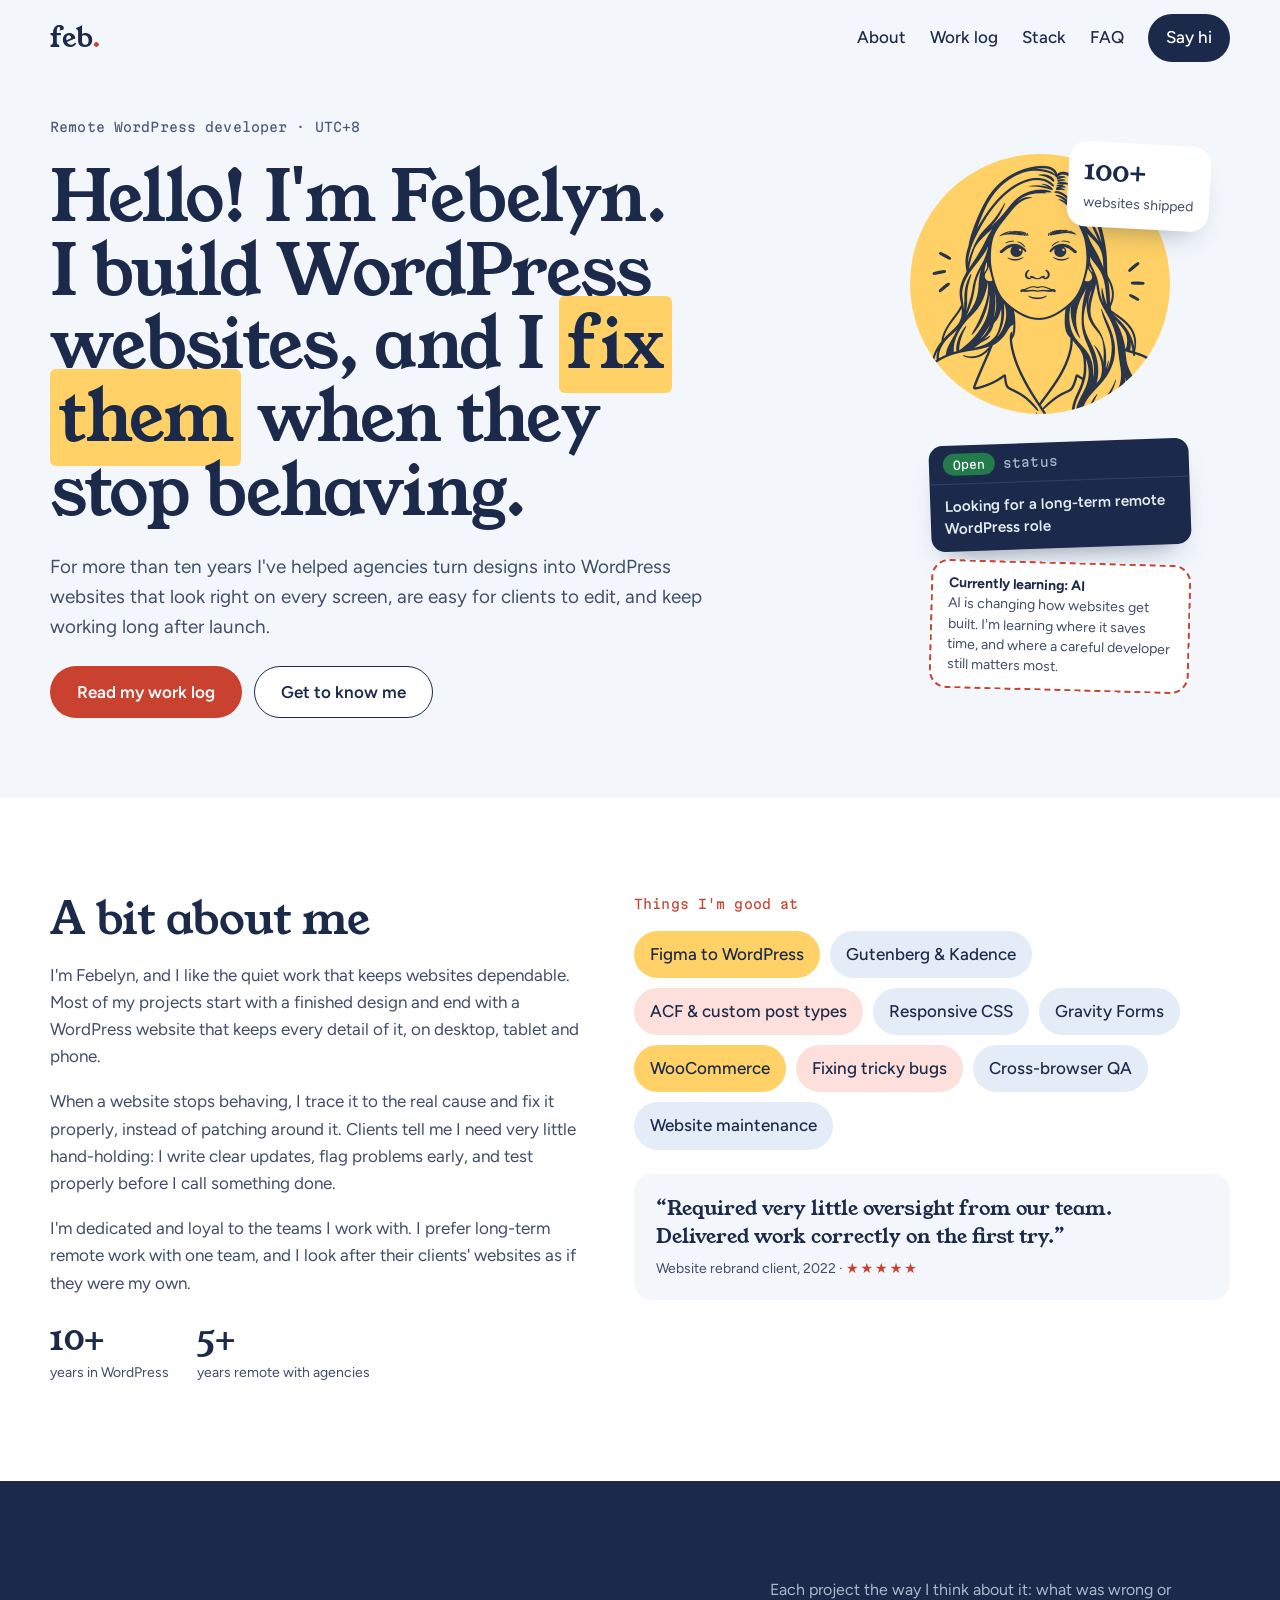
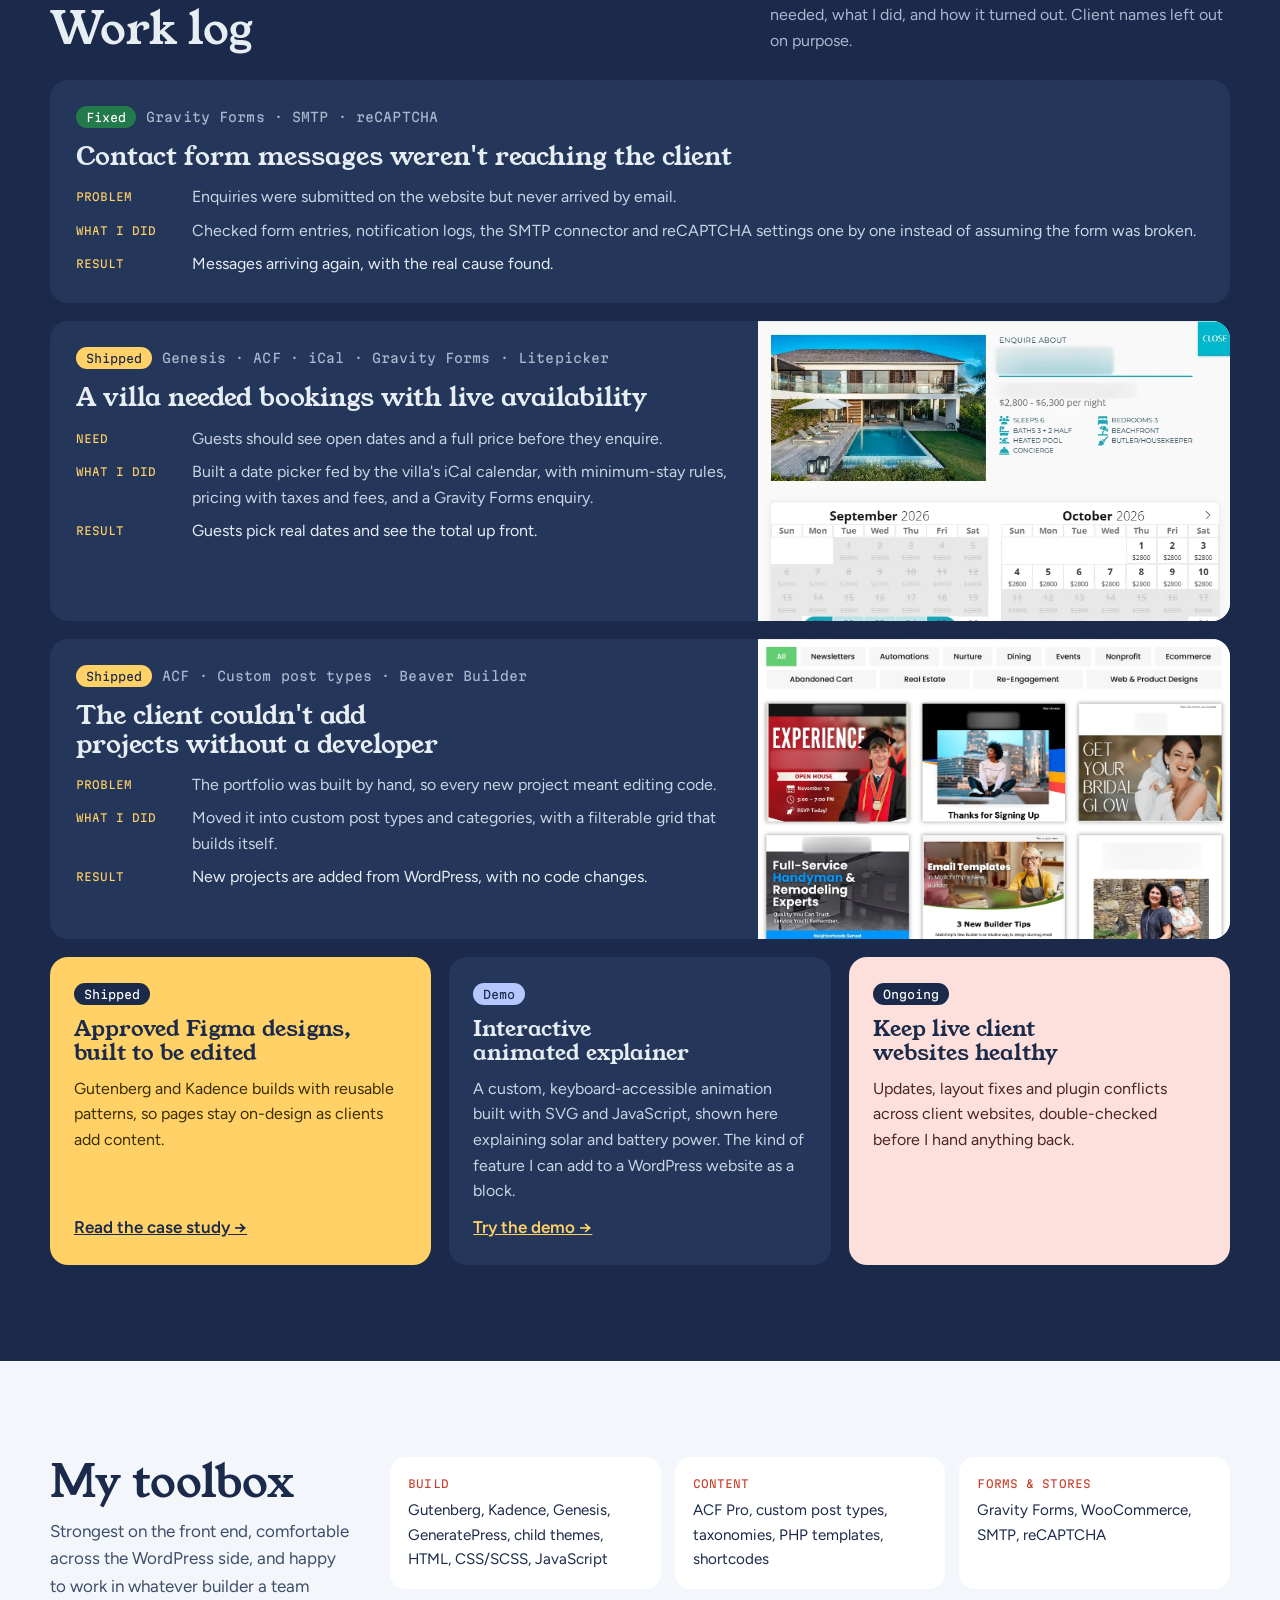
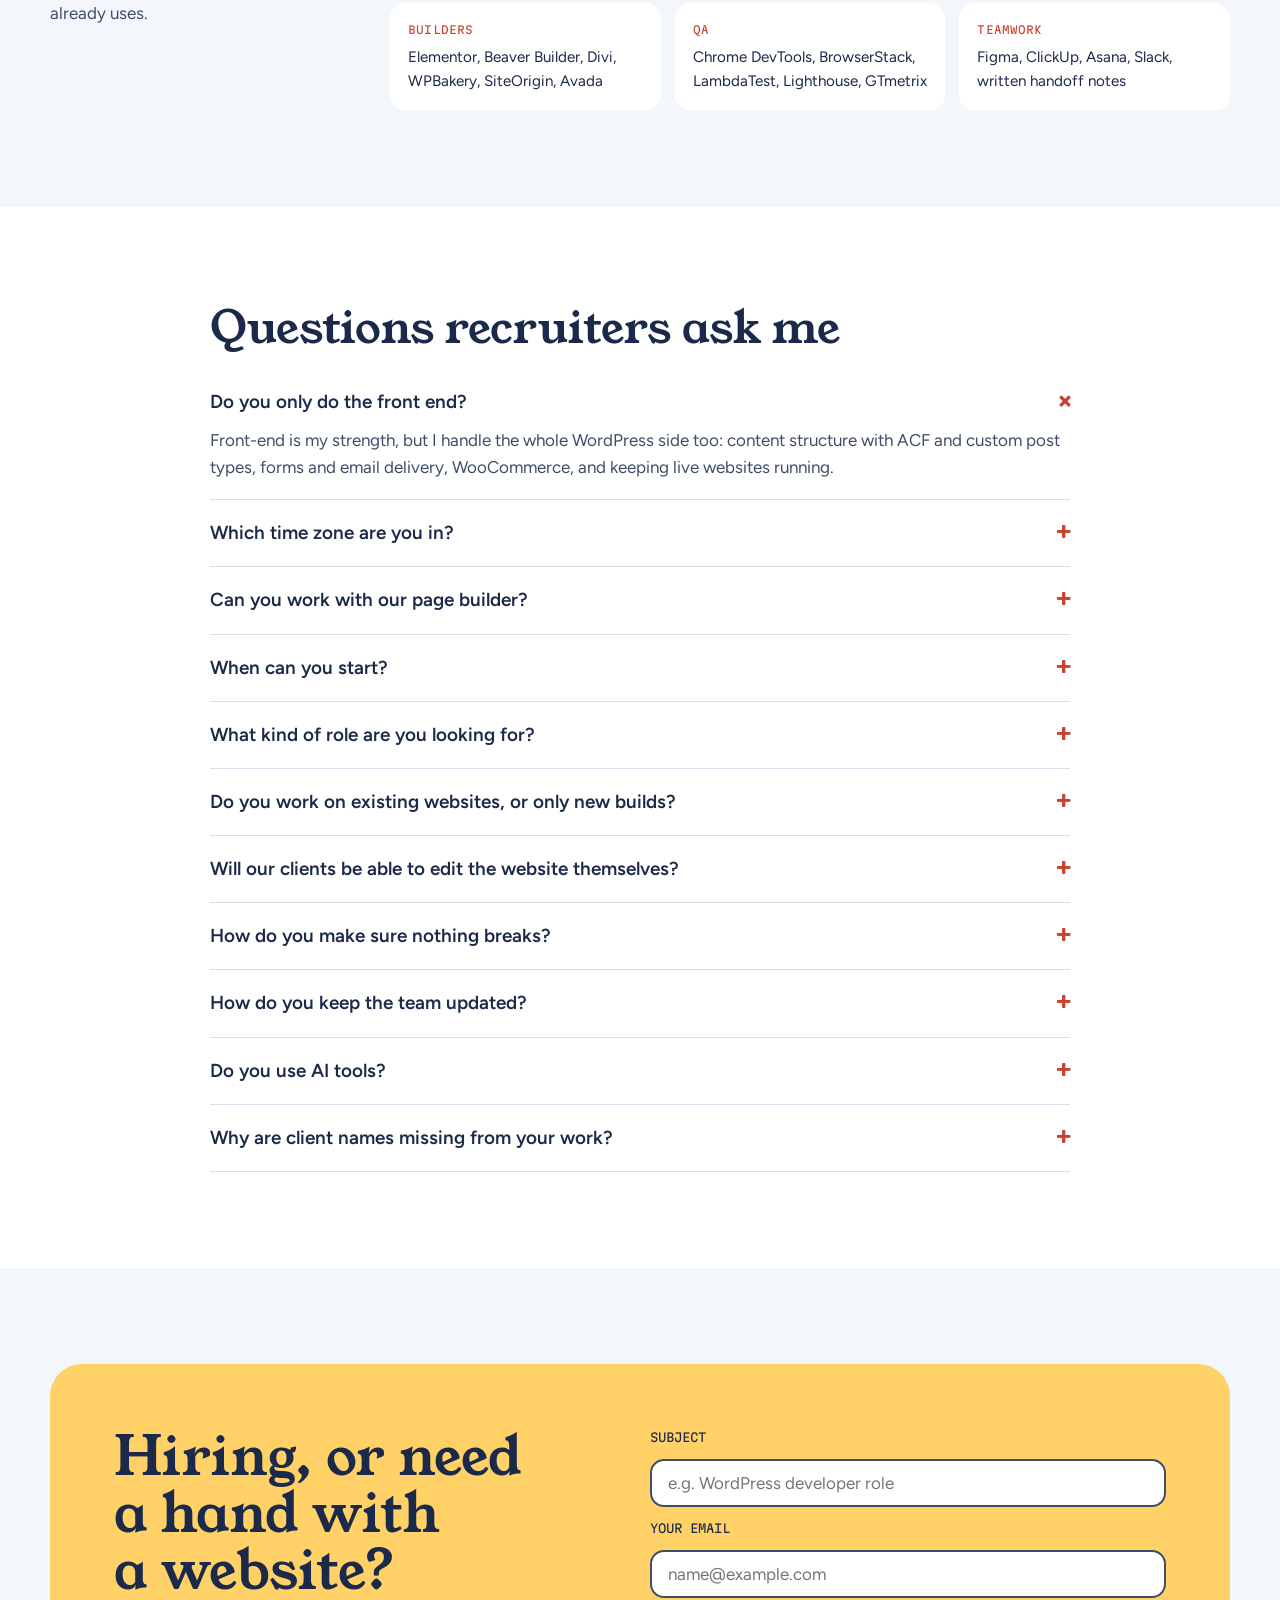
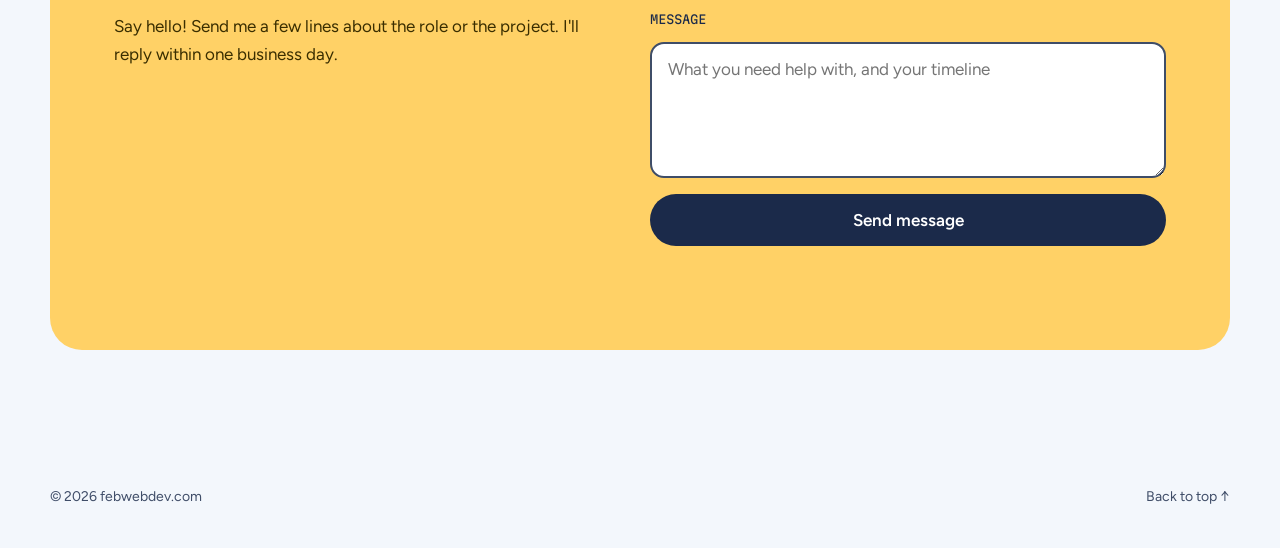
<file: index.html>
<!doctype html>
<html lang="en">
<head>
  <meta charset="utf-8">
  <meta name="viewport" content="width=device-width, initial-scale=1">

  <title>Febelyn | Remote WordPress Website Developer</title>
  <meta name="description" content="Dedicated remote WordPress developer with 10+ years of experience. I build, fix and look after WordPress websites. Open to long-term remote roles.">
  <meta name="author" content="Febelyn">
  <meta name="robots" content="index, follow, max-image-preview:large">

  <meta property="og:site_name" content="febwebdev">
  <meta property="og:locale" content="en_US">
  <meta property="og:title" content="Febelyn | Remote WordPress Developer">
  <meta property="og:description" content="I build WordPress websites, and I fix them when they stop behaving. Figma to WordPress, Gutenberg, ACF, forms, WooCommerce and ongoing website care.">
  <meta property="og:type" content="profile">
  <meta property="profile:first_name" content="Febelyn">
  <meta property="og:url" content="https://febwebdev.com/">
  <meta property="og:image" content="https://febwebdev.com/og-image.png">
  <meta property="og:image:width" content="1200">
  <meta property="og:image:height" content="630">
  <meta property="og:image:alt" content="Febelyn, WordPress developer: I build WordPress websites, and I fix them when they stop behaving.">
  <link rel="canonical" href="https://febwebdev.com/">

  <meta name="twitter:card" content="summary_large_image">
  <meta name="twitter:title" content="Febelyn | Remote WordPress Developer">
  <meta name="twitter:description" content="I build WordPress websites, and I fix them when they stop behaving. Figma to WordPress, Gutenberg, ACF, forms and website care.">
  <meta name="twitter:image" content="https://febwebdev.com/og-image.png">
  <meta name="theme-color" content="#f3f7fc">

  <link rel="icon" href="favicon.svg" type="image/svg+xml">
  <link rel="apple-touch-icon" href="apple-touch-icon.png">
  <link rel="alternate" type="text/plain" href="llms.txt" title="Plain-text summary for AI assistants">
  <link rel="preconnect" href="https://fonts.googleapis.com">
  <link rel="preconnect" href="https://fonts.gstatic.com" crossorigin>
  <link rel="stylesheet" href="https://fonts.googleapis.com/css2?family=Young+Serif&family=Figtree:wght@400;500;600;700&family=Martian+Mono:wght@400;500&display=swap">
  <link rel="stylesheet" href="css/style.css?v=5">
  <script defer src="js/main.js?v=4"></script>

  <script type="application/ld+json">
{
  "@context": "https://schema.org",
  "@graph": [
    {
      "@type": "WebSite",
      "@id": "https://febwebdev.com/#website",
      "url": "https://febwebdev.com/",
      "name": "febwebdev",
      "description": "Portfolio of Febelyn, a remote WordPress developer who builds, fixes and maintains WordPress websites.",
      "inLanguage": "en",
      "publisher": {
        "@id": "https://febwebdev.com/#person"
      }
    },
    {
      "@type": "ProfilePage",
      "@id": "https://febwebdev.com/#profile",
      "url": "https://febwebdev.com/",
      "name": "Febelyn | Remote WordPress Developer",
      "isPartOf": {
        "@id": "https://febwebdev.com/#website"
      },
      "mainEntity": {
        "@id": "https://febwebdev.com/#person"
      },
      "dateModified": "2026-10-28"
    },
    {
      "@type": "Person",
      "@id": "https://febwebdev.com/#person",
      "name": "Febelyn",
      "alternateName": "febwebdev",
      "url": "https://febwebdev.com/",
      "image": "https://febwebdev.com/images/avatar.webp",
      "jobTitle": "Remote WordPress Developer",
      "description": "Dedicated, loyal remote WordPress developer with 10+ years of experience and 5+ years working remotely with agencies. Builds WordPress websites from approved Figma designs that clients can edit, fixes what stops working, and keeps live websites healthy. Open to a long-term remote WordPress role.",
      "knowsAbout": [
        "WordPress",
        "Figma to WordPress",
        "Gutenberg",
        "Kadence",
        "Genesis",
        "GeneratePress",
        "Advanced Custom Fields (ACF)",
        "Custom post types",
        "Gravity Forms",
        "WooCommerce",
        "Elementor",
        "Beaver Builder",
        "Divi",
        "Responsive web design",
        "HTML",
        "CSS",
        "JavaScript",
        "Cross-browser testing",
        "Website maintenance",
        "WordPress troubleshooting"
      ],
      "knowsLanguage": "en",
      "address": {
        "@type": "PostalAddress",
        "addressCountry": "PH"
      }
    },
    {
      "@type": "FAQPage",
      "@id": "https://febwebdev.com/#faq",
      "url": "https://febwebdev.com/#faq",
      "isPartOf": {
        "@id": "https://febwebdev.com/#website"
      },
      "mainEntity": [
        {
          "@type": "Question",
          "name": "Do you only do the front end?",
          "acceptedAnswer": {
            "@type": "Answer",
            "text": "Front-end is my strength, but I handle the whole WordPress side too: content structure with ACF and custom post types, forms and email delivery, WooCommerce, and keeping live websites running."
          }
        },
        {
          "@type": "Question",
          "name": "Which time zone are you in?",
          "acceptedAnswer": {
            "@type": "Answer",
            "text": "UTC+8. I've worked asynchronously with agencies in other time zones for over five years, using task comments, Slack and clear handoff notes."
          }
        },
        {
          "@type": "Question",
          "name": "Can you work with our page builder?",
          "acceptedAnswer": {
            "@type": "Answer",
            "text": "Most likely. I've worked in Elementor, Beaver Builder, Divi, WPBakery, SiteOrigin and Avada, and I adapt to whatever a project already uses."
          }
        },
        {
          "@type": "Question",
          "name": "When can you start?",
          "acceptedAnswer": {
            "@type": "Answer",
            "text": "Right away. I usually reply within one business day."
          }
        },
        {
          "@type": "Question",
          "name": "What kind of role are you looking for?",
          "acceptedAnswer": {
            "@type": "Answer",
            "text": "A long-term, remote position on a team that builds or looks after WordPress websites. I'm also comfortable in plain HTML, CSS and JavaScript, and I take on select projects and ongoing website care."
          }
        },
        {
          "@type": "Question",
          "name": "Do you work on existing websites, or only new builds?",
          "acceptedAnswer": {
            "@type": "Answer",
            "text": "Both. A lot of my work is on live websites: layout fixes, plugin conflicts, form problems and content updates, alongside new builds from Figma."
          }
        },
        {
          "@type": "Question",
          "name": "Will our clients be able to edit the website themselves?",
          "acceptedAnswer": {
            "@type": "Answer",
            "text": "Yes, that's one of my main goals. I build with reusable blocks and patterns, and use ACF fields and custom post types so routine changes happen in WordPress, not in code."
          }
        },
        {
          "@type": "Question",
          "name": "How do you make sure nothing breaks?",
          "acceptedAnswer": {
            "@type": "Answer",
            "text": "I check every page at desktop, tablet and phone sizes, test in the main browsers (with BrowserStack or LambdaTest), and send test entries through every form before I call a job done. After a change, I look over the rest of the website too, so a small fix doesn't break something somewhere else."
          }
        },
        {
          "@type": "Question",
          "name": "How do you keep the team updated?",
          "acceptedAnswer": {
            "@type": "Answer",
            "text": "In writing, so nobody has to wait for a meeting: short updates in task comments, Slack, ClickUp or Asana, blockers flagged early, and notes the next person can follow."
          }
        },
        {
          "@type": "Question",
          "name": "Do you use AI tools?",
          "acceptedAnswer": {
            "@type": "Answer",
            "text": "I'm learning to bring them into my work. AI is changing how websites get built, and it can speed up the routine parts. My job is to make sure what it helps build is correct, works on every screen and in every browser, and is easy for clients to edit."
          }
        },
        {
          "@type": "Question",
          "name": "Why are client names missing from your work?",
          "acceptedAnswer": {
            "@type": "Answer",
            "text": "Most of my work was for agencies, so I leave client names out on purpose. I'm happy to walk you through any project in more detail."
          }
        }
      ]
    }
  ]
}
  </script>
</head>

<body>
  <a class="skip-link" href="#main">Skip to content</a>

  <header class="site-header">
    <div class="container header-inner">
      <a class="brand" href="#top" aria-label="febwebdev, home">feb<span>.</span></a>

      <nav class="site-nav" id="site-nav" aria-label="Primary" data-nav>
        <a href="#about">About</a>
        <a href="#log">Work log</a>
        <a href="#stack">Stack</a>
        <a href="#faq">FAQ</a>
        <a class="nav-cta" href="#contact">Say hi</a>
      </nav>

      <button class="nav-toggle" type="button" aria-expanded="false" aria-controls="site-nav" aria-label="Open menu" data-nav-toggle>
        <span class="nav-toggle-lines" aria-hidden="true"><span></span><span></span><span></span></span>
      </button>
    </div>
  </header>

  <main id="main">
    <section class="hero" id="top">
      <div class="container hero-grid">
        <div class="hero-copy">
          <p class="mono">Remote WordPress developer · UTC+8</p>
          <h1>Hello! I'm Febelyn. I build WordPress websites, and I <span class="hl">fix them</span> when they stop behaving.</h1>
          <p class="hero-lede">For more than ten years I've helped agencies turn designs into WordPress websites that look right on every screen, are easy for clients to edit, and keep working long after launch.</p>
          <div class="hero-actions">
            <a class="button button-primary" href="#log">Read my work log</a>
            <a class="button button-secondary" href="#about">Get to know me</a>
          </div>
        </div>

        <div class="hero-art">
          <div class="avatar-wrap">
            <div class="avatar"><img src="images/avatar.webp" width="520" height="520" alt="Illustrated portrait of Febelyn"></div>
            <p class="sticker-stat"><strong>100+</strong><span>websites shipped</span></p>
          </div>

          <div class="sticker-row">
            <div class="status-card">
              <div class="status-card-top"><span class="chip chip-fixed">Open</span><span class="mono">status</span></div>
              <p>Looking for a long-term remote WordPress role</p>
            </div>
            <p class="learning-card"><strong>Currently learning: AI</strong>AI is changing how websites get built. I'm learning where it saves time, and where a careful developer still matters most.</p>
          </div>
        </div>
      </div>
    </section>

    <section class="section section-white" id="about">
      <div class="container about-grid">
        <div class="about-copy">
          <h2 class="section-title">A bit about me</h2>
          <p>I'm Febelyn, and I like the quiet work that keeps websites dependable. Most of my projects start with a finished design and end with a WordPress website that keeps every detail of it, on desktop, tablet and phone.</p>
          <p>When a website stops behaving, I trace it to the real cause and fix it properly, instead of patching around it. Clients tell me I need very little hand-holding: I write clear updates, flag problems early, and test properly before I call something done.</p>
          <p>I'm dedicated and loyal to the teams I work with. I prefer long-term remote work with one team, and I look after their clients' websites as if they were my own.</p>
          <div class="about-numbers">
            <p><strong>10+</strong><span>years in WordPress</span></p>
            <p><strong>5+</strong><span>years remote with agencies</span></p>
          </div>
        </div>

        <div class="about-side">
          <p class="mono">Things I'm good at</p>
          <ul class="pill-list">
            <li class="pill-sun">Figma to WordPress</li>
            <li>Gutenberg &amp; Kadence</li>
            <li class="pill-blush">ACF &amp; custom post types</li>
            <li>Responsive CSS</li>
            <li>Gravity Forms</li>
            <li class="pill-sun">WooCommerce</li>
            <li class="pill-blush">Fixing tricky bugs</li>
            <li>Cross-browser QA</li>
            <li>Website maintenance</li>
          </ul>
          <figure class="quote">
            <blockquote>“Required very little oversight from our team. Delivered work correctly on the first try.”</blockquote>
            <figcaption>Website rebrand client, 2022 · <span class="stars" role="img" aria-label="5 out of 5 stars">★★★★★</span></figcaption>
          </figure>
        </div>
      </div>
    </section>

    <section class="section section-navy" id="log">
      <div class="container">
        <div class="section-head">
          <h2 class="section-title">Work log</h2>
          <p>Each project the way I think about it: what was wrong or needed, what I did, and how it turned out. Client names left out on purpose.</p>
        </div>

        <div class="log">
          <article class="ticket">
            <div class="ticket-body">
              <p class="ticket-meta"><span class="chip chip-fixed">Fixed</span><span class="mono">Gravity Forms · SMTP · reCAPTCHA</span></p>
              <h3>Contact form messages weren't reaching the client</h3>
              <dl>
                <dt>PROBLEM</dt><dd>Enquiries were submitted on the website but never arrived by email.</dd>
                <dt>WHAT I DID</dt><dd>Checked form entries, notification logs, the SMTP connector and reCAPTCHA settings one by one instead of assuming the form was broken.</dd>
                <dt>RESULT</dt><dd>Messages arriving again, with the real cause found.</dd>
              </dl>
            </div>
          </article>

          <article class="ticket">
            <div class="ticket-body">
              <p class="ticket-meta"><span class="chip chip-shipped">Shipped</span><span class="mono">Genesis · ACF · iCal · Gravity Forms · Litepicker</span></p>
              <h3>A villa needed bookings with live availability</h3>
              <dl>
                <dt>NEED</dt><dd>Guests should see open dates and a full price before they enquire.</dd>
                <dt>WHAT I DID</dt><dd>Built a date picker fed by the villa's iCal calendar, with minimum-stay rules, pricing with taxes and fees, and a Gravity Forms enquiry.</dd>
                <dt>RESULT</dt><dd>Guests pick real dates and see the total up front.</dd>
              </dl>
            </div>
            <img class="ticket-shot" src="images/work-villa-booking-full.webp" width="717" height="910" loading="lazy" alt="Villa booking form with a date picker and price summary">
          </article>

          <article class="ticket">
            <div class="ticket-body">
              <p class="ticket-meta"><span class="chip chip-shipped">Shipped</span><span class="mono">ACF · Custom post types · Beaver Builder</span></p>
              <h3>The client couldn't add projects without a developer</h3>
              <dl>
                <dt>PROBLEM</dt><dd>The portfolio was built by hand, so every new project meant editing code.</dd>
                <dt>WHAT I DID</dt><dd>Moved it into custom post types and categories, with a filterable grid that builds itself.</dd>
                <dt>RESULT</dt><dd>New projects are added from WordPress, with no code changes.</dd>
              </dl>
            </div>
            <img class="ticket-shot" src="images/work-portfolio-rebuild.webp" width="1202" height="946" loading="lazy" alt="Filterable portfolio grid with category tabs">
          </article>

          <div class="mini-grid">
            <article class="mini mini-sun">
              <p><span class="chip chip-dark">Shipped</span></p>
              <h3>Approved Figma designs, built to be edited</h3>
              <p>Gutenberg and Kadence builds with reusable patterns, so pages stay on-design as clients add content.</p>
              <a href="case-studies/figma-to-wordpress/">Read the case study →</a>
            </article>
            <article class="mini">
              <p><span class="chip chip-demo">Demo</span></p>
              <h3>Interactive animated explainer</h3>
              <p>A custom, keyboard-accessible animation built with SVG and JavaScript, shown here explaining solar and battery power. The kind of feature I can add to a WordPress website as a block.</p>
              <a href="demos/solar-energy-flow/">Try the demo →</a>
            </article>
            <article class="mini mini-blush">
              <p><span class="chip chip-dark">Ongoing</span></p>
              <h3>Keep live client websites healthy</h3>
              <p>Updates, layout fixes and plugin conflicts across client websites, double-checked before I hand anything back.</p>
            </article>
          </div>
        </div>
      </div>
    </section>

    <section class="section" id="stack">
      <div class="container tool-wrap">
        <div class="tool-intro">
          <h2 class="section-title">My toolbox</h2>
          <p>Strongest on the front end, comfortable across the WordPress side, and happy to work in whatever builder a team already uses.</p>
        </div>
        <div class="tool-grid">
          <div><span class="mono">BUILD</span>Gutenberg, Kadence, Genesis, GeneratePress, child themes, HTML, CSS/SCSS, JavaScript</div>
          <div><span class="mono">CONTENT</span>ACF Pro, custom post types, taxonomies, PHP templates, shortcodes</div>
          <div><span class="mono">FORMS &amp; STORES</span>Gravity Forms, WooCommerce, SMTP, reCAPTCHA</div>
          <div><span class="mono">BUILDERS</span>Elementor, Beaver Builder, Divi, WPBakery, SiteOrigin, Avada</div>
          <div><span class="mono">QA</span>Chrome DevTools, BrowserStack, LambdaTest, Lighthouse, GTmetrix</div>
          <div><span class="mono">TEAMWORK</span>Figma, ClickUp, Asana, Slack, written handoff notes</div>
        </div>
      </div>
    </section>

    <section class="section section-white" id="faq">
      <div class="container faq">
        <h2 class="section-title">Questions recruiters ask me</h2>
        <details open>
          <summary>Do you only do the front end?</summary>
          <p>Front-end is my strength, but I handle the whole WordPress side too: content structure with ACF and custom post types, forms and email delivery, WooCommerce, and keeping live websites running.</p>
        </details>
        <details>
          <summary>Which time zone are you in?</summary>
          <p>UTC+8. I've worked asynchronously with agencies in other time zones for over five years, using task comments, Slack and clear handoff notes.</p>
        </details>
        <details>
          <summary>Can you work with our page builder?</summary>
          <p>Most likely. I've worked in Elementor, Beaver Builder, Divi, WPBakery, SiteOrigin and Avada, and I adapt to whatever a project already uses.</p>
        </details>
        <details>
          <summary>When can you start?</summary>
          <p>Right away. I usually reply within one business day.</p>
        </details>
        <details>
          <summary>What kind of role are you looking for?</summary>
          <p>A long-term, remote position on a team that builds or looks after WordPress websites. I'm also comfortable in plain HTML, CSS and JavaScript, and I take on select projects and ongoing website care.</p>
        </details>
        <details>
          <summary>Do you work on existing websites, or only new builds?</summary>
          <p>Both. A lot of my work is on live websites: layout fixes, plugin conflicts, form problems and content updates, alongside new builds from Figma.</p>
        </details>
        <details>
          <summary>Will our clients be able to edit the website themselves?</summary>
          <p>Yes, that's one of my main goals. I build with reusable blocks and patterns, and use ACF fields and custom post types so routine changes happen in WordPress, not in code.</p>
        </details>
        <details>
          <summary>How do you make sure nothing breaks?</summary>
          <p>I check every page at desktop, tablet and phone sizes, test in the main browsers (with BrowserStack or LambdaTest), and send test entries through every form before I call a job done. After a change, I look over the rest of the website too, so a small fix doesn't break something somewhere else.</p>
        </details>
        <details>
          <summary>How do you keep the team updated?</summary>
          <p>In writing, so nobody has to wait for a meeting: short updates in task comments, Slack, ClickUp or Asana, blockers flagged early, and notes the next person can follow.</p>
        </details>
        <details>
          <summary>Do you use AI tools?</summary>
          <p>I'm learning to bring them into my work. AI is changing how websites get built, and it can speed up the routine parts. My job is to make sure what it helps build is correct, works on every screen and in every browser, and is easy for clients to edit.</p>
        </details>
        <details>
          <summary>Why are client names missing from your work?</summary>
          <p>Most of my work was for agencies, so I leave client names out on purpose. I'm happy to walk you through any project in more detail.</p>
        </details>
      </div>
    </section>

    <section class="section" id="contact">
      <div class="container">
        <div class="contact-card">
          <div class="contact-copy">
            <h2>Hiring, or need a hand with a website?</h2>
            <p>Say hello! Send me a few lines about the role or the project. I'll reply within one business day.</p>
          </div>

          <form class="contact-form" data-gform novalidate>
            <label for="cf-subject">Subject</label>
            <input id="cf-subject" name="entry.243168741" type="text" placeholder="e.g. WordPress developer role" required>
            <label for="cf-email">Your email</label>
            <input id="cf-email" name="entry.285307782" type="email" autocomplete="email" placeholder="name@example.com" required>
            <label for="cf-message">Message</label>
            <textarea id="cf-message" name="entry.1475070010" rows="4" placeholder="What you need help with, and your timeline" required></textarea>
            <div class="form-trap" aria-hidden="true">
              <label for="cf-website">Leave this field empty</label>
              <input id="cf-website" name="website" type="text" tabindex="-1" autocomplete="off">
            </div>
            <button class="button button-dark" type="submit">Send message</button>
            <p class="form-status" role="status" aria-live="polite"></p>
          </form>
        </div>
      </div>
    </section>
  </main>

  <footer class="site-footer">
    <div class="container footer-inner">
      <p>© <span data-year>2026</span> febwebdev.com</p>
      <a href="#top">Back to top ↑</a>
    </div>
  </footer>
</body>
</html>
</file>
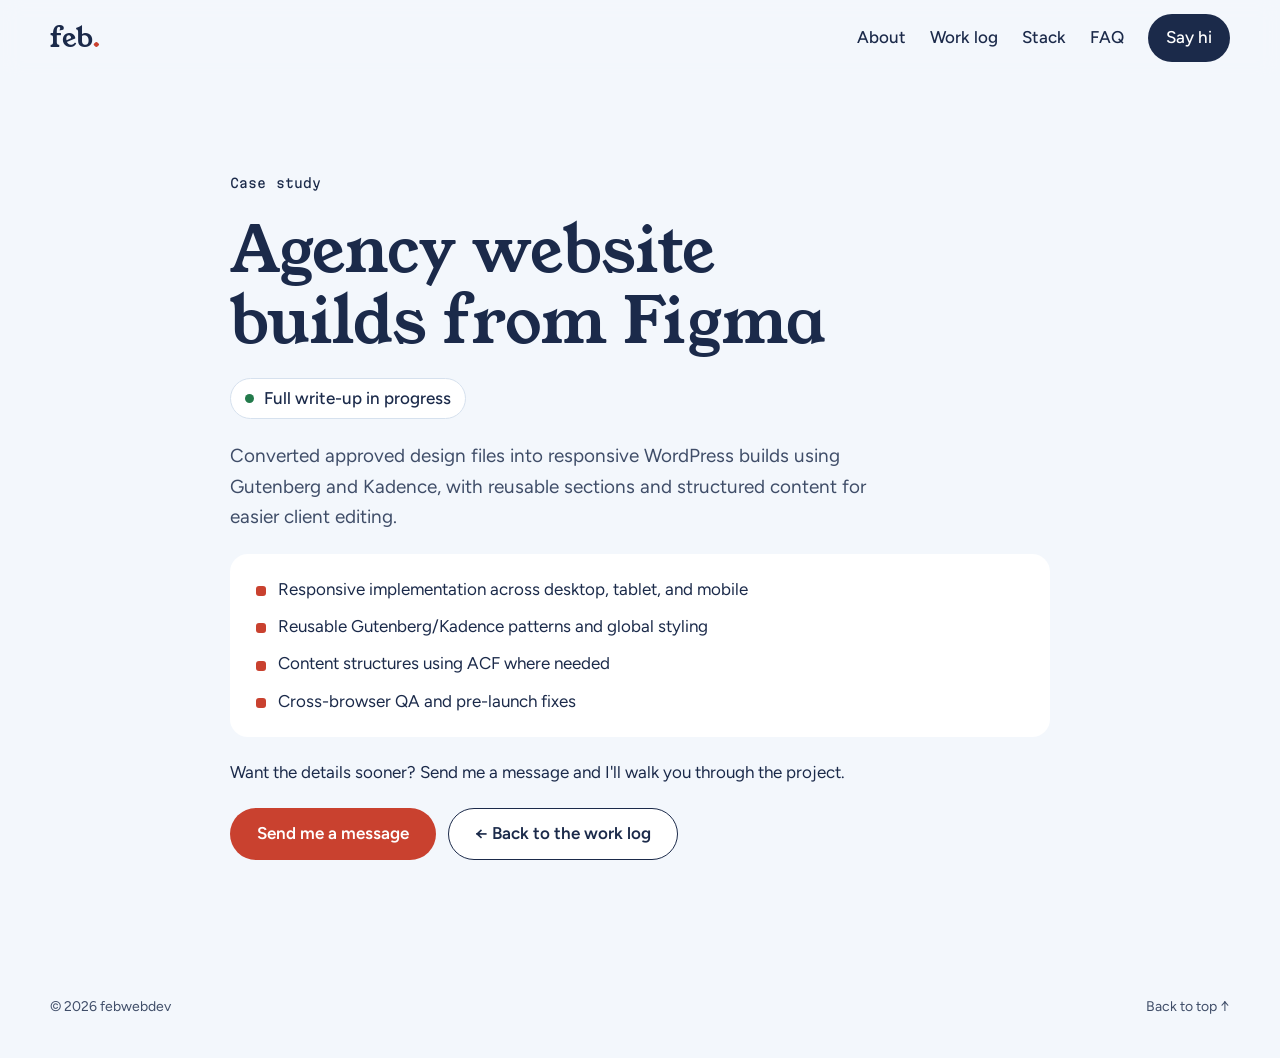
<file: case-studies/figma-to-wordpress/index.html>
<!doctype html>
<html lang="en">
<head>
  <meta charset="utf-8">
  <meta name="viewport" content="width=device-width, initial-scale=1">

  <title>Agency website builds from Figma | Case study in progress | febwebdev</title>
  <meta name="description" content="A full write-up of my Figma-to-WordPress agency builds is in progress.">
  <meta name="author" content="Febelyn">

  <!-- will remove after full write up is done -->
  <meta name="robots" content="noindex">
  <meta name="theme-color" content="#f3f7fc">

  <link rel="icon" href="../../favicon.svg" type="image/svg+xml">
  <link rel="apple-touch-icon" href="../../apple-touch-icon.png">
  <link rel="preconnect" href="https://fonts.googleapis.com">
  <link rel="preconnect" href="https://fonts.gstatic.com" crossorigin>
  <link rel="stylesheet" href="https://fonts.googleapis.com/css2?family=Young+Serif&family=Figtree:wght@400;500;600;700&family=Martian+Mono:wght@400;500&display=swap">
  <link rel="stylesheet" href="../../css/style.css?v=5">
  <script defer src="../../js/main.js?v=4"></script>
</head>
<body>
  <a class="skip-link" href="#main">Skip to content</a>

  <header class="site-header">
    <div class="container header-inner">
      <a class="brand" href="../../" aria-label="febwebdev, home">feb<span>.</span></a>

      <nav class="site-nav" id="site-nav" aria-label="Primary" data-nav>
        <a href="../../#about">About</a>
        <a href="../../#log">Work log</a>
        <a href="../../#stack">Stack</a>
        <a href="../../#faq">FAQ</a>
        <a class="nav-cta" href="../../#contact">Say hi</a>
      </nav>

      <button class="nav-toggle" type="button" aria-expanded="false" aria-controls="site-nav" aria-label="Open menu" data-nav-toggle>
        <span class="nav-toggle-lines" aria-hidden="true"><span></span><span></span><span></span></span>
      </button>
    </div>
  </header>

  <main id="main" class="soon">
    <div class="container soon-inner">
      <p class="mono">Case study</p>
      <h1>Agency website builds from Figma</h1>

      <p class="soon-status"><span class="status-dot" aria-hidden="true"></span> Full write-up in progress</p>

      <p class="hero-lede">
        Converted approved design files into responsive WordPress builds using Gutenberg and Kadence,
        with reusable sections and structured content for easier client editing.
      </p>

      <ul class="soon-points">
        <li>Responsive implementation across desktop, tablet, and mobile</li>
        <li>Reusable Gutenberg/Kadence patterns and global styling</li>
        <li>Content structures using ACF where needed</li>
        <li>Cross-browser QA and pre-launch fixes</li>
      </ul>

      <p>Want the details sooner? Send me a message and I'll walk you through the project.</p>

      <div class="hero-actions">
        <a class="button button-primary" href="../../#contact">Send me a message</a>
        <a class="button button-secondary" href="../../#log">← Back to the work log</a>
      </div>
    </div>
  </main>

  <footer class="site-footer">
    <div class="container footer-inner">
      <p>© <span data-year>2026</span> febwebdev</p>
      <a href="#main">Back to top ↑</a>
    </div>
  </footer>
</body>
</html>
</file>
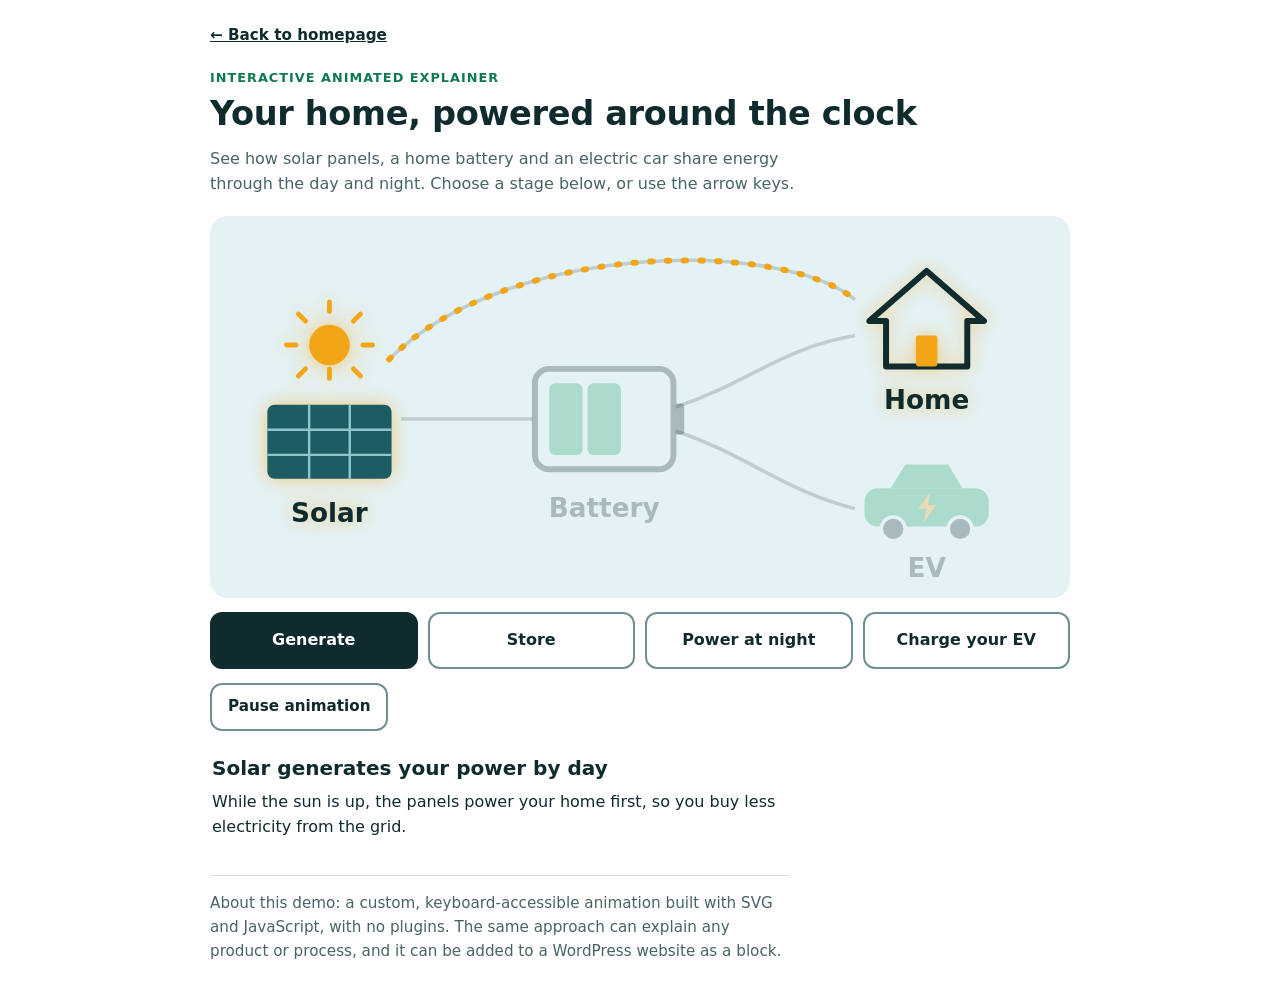
<file: demos/solar-energy-flow/index.html>
<!DOCTYPE html>
<html lang="en">
<head>
<meta charset="utf-8">
<meta name="viewport" content="width=device-width, initial-scale=1">
<title>Solar and battery energy flow demo | febwebdev</title>
<meta name="description" content="An animated, keyboard-friendly explainer showing how solar panels, a home battery and EV charging work through the day and night. Built with SVG and JavaScript by Febelyn, a remote WordPress developer.">
<link rel="canonical" href="https://febwebdev.com/demos/solar-energy-flow/">
<link rel="icon" href="../../favicon.svg" type="image/svg+xml">
  <link rel="apple-touch-icon" href="../../apple-touch-icon.png">

<style>
:root{--ink:#0f2b2e;--muted:#476467;--amber:#f2a516;--green:#16a36a;--day:#e4f2f5;--night:#0e2236}
*{box-sizing:border-box}
body{margin:0;padding:24px 16px;font-family:"Avenir Next","Segoe UI",system-ui,sans-serif;color:var(--ink);background:#fff;line-height:1.55}
.ssc{max-width:860px;margin:0 auto}
.ssc h1{font-size:clamp(1.5rem,4vw,2.1rem);line-height:1.15;margin:0 0 .4em;letter-spacing:-.01em}
.ssc .lead{margin:0 0 1.2rem;color:var(--muted);max-width:60ch}
.scene{--scene-bg:var(--day);background:var(--scene-bg);color:var(--ink);border-radius:18px;transition:background-color .6s,color .6s;overflow:hidden}
.scene[data-stage="3"],.scene[data-stage="4"]{--scene-bg:var(--night);color:#e8f1f6}
.scene svg{display:block;width:100%;height:auto}
.track{fill:none;stroke:currentColor;stroke-opacity:.18;stroke-width:3}
.flow{fill:none;stroke:var(--amber);stroke-width:5;stroke-linecap:round;stroke-dasharray:2 12;opacity:0;transition:opacity .4s}
.flow.on{opacity:1;animation:dash 1s linear infinite}
@keyframes dash{to{stroke-dashoffset:-14}}
.node{opacity:.28;transition:opacity .4s,filter .4s}
.node.on{opacity:1;filter:drop-shadow(0 0 8px rgba(242,165,22,.55))}
.lbl{font-size:22px;font-weight:700;fill:currentColor;text-anchor:middle}
.sun,.moon{transition:opacity .6s}
.moon{opacity:0}
.scene[data-stage="3"] .sun,.scene[data-stage="4"] .sun{opacity:0}
.scene[data-stage="3"] .moon,.scene[data-stage="4"] .moon{opacity:1}
.b3{opacity:0;transition:opacity .4s}
.b2{transition:opacity .4s}
.scene[data-stage="2"] .b3{opacity:1}
.scene[data-stage="4"] .b2,.scene[data-stage="4"] .b3{opacity:0}
.tabs{display:grid;grid-template-columns:repeat(4,1fr);gap:10px;margin:14px 0}
.tab{font:inherit;font-weight:600;padding:14px 10px;border:2px solid #6f8f93;border-radius:12px;background:#fff;color:var(--ink);cursor:pointer;min-height:52px;transition:background-color .25s,border-color .25s,color .25s}
.tab:hover{border-color:var(--green)}
.tab[aria-pressed="true"]{background:var(--ink);border-color:var(--ink);color:#fff}
.tab:focus-visible{outline:3px solid var(--ink);outline-offset:2px}
.pane{padding:4px 2px;max-width:62ch}
.pane h2{margin:.2em 0 .3em;font-size:1.25rem}
.pane p{margin:0}
.pane:not([hidden]){animation:fade .4s ease}
@keyframes fade{from{opacity:0}to{opacity:1}}
@media (max-width:600px){
 .tabs{grid-template-columns:1fr 1fr}
}
@media (prefers-reduced-motion:reduce){
 *{transition:none!important}
 .flow.on{animation:none;stroke-dasharray:none}
 .pane:not([hidden]){animation:none}
 .motion-toggle{display:none}
}
.demo-label{
  margin:0 0 .5rem;
  font-size:.8rem;
  font-weight:700;
  letter-spacing:.08em;
  text-transform:uppercase;
  color:#0f7a4f;
}
.scene.paused .flow.on{animation-play-state:paused}
.motion-toggle{font:inherit;font-size:.95rem;font-weight:600;margin:0 0 14px;padding:10px 16px;min-height:44px;border:2px solid #6f8f93;border-radius:12px;background:#fff;color:var(--ink);cursor:pointer}
.motion-toggle:hover{border-color:var(--green)}
.motion-toggle:focus-visible{outline:3px solid var(--ink);outline-offset:2px}
.back-link{margin:0 0 1.25rem;font-size:.95rem}
.back-link a{color:var(--ink);font-weight:600}
.about-demo{margin:2rem 0 0;padding-top:1rem;border-top:1px solid rgba(15,43,46,.15);color:var(--muted);font-size:.95rem;max-width:60ch}
</style>
</head>

<body>

<main class="ssc" aria-labelledby="ssc-title">

 <p class="back-link"><a href="../../#log">&larr; Back to homepage</a></p>
 <p class="demo-label">Interactive animated explainer</p>
 <h1 id="ssc-title">Your home, powered around the clock</h1>

 <p class="lead">
  See how solar panels, a home battery and an electric car share energy through the day and night. Choose a stage below, or use the arrow keys.
 </p>

 <div class="scene" id="scene" data-stage="1">

  <svg
   viewBox="0 0 720 320"
   role="img"
   aria-label="Diagram of solar panels, a battery, a home and an electric vehicle, with energy flowing between them. Use the buttons below to choose a stage."
  >

   <path class="track" d="M150 120 C250 20 480 20 540 70"/>
   <path class="track" d="M160 170 L270 170"/>
   <path class="track" d="M390 160 C450 140 480 110 540 100"/>
   <path class="track" d="M390 180 C450 200 480 230 540 245"/>

   <path class="flow" data-k="f1" d="M150 120 C250 20 480 20 540 70"/>
   <path class="flow" data-k="f2" d="M160 170 L270 170"/>
   <path class="flow" data-k="f3" d="M390 160 C450 140 480 110 540 100"/>
   <path class="flow" data-k="f4" d="M390 180 C450 200 480 230 540 245"/>

   <g class="node" data-k="solar" transform="translate(100 170)">
    <g class="sun">
     <circle cy="-62" r="17" fill="#f2a516"/>
     <g stroke="#f2a516" stroke-width="4" stroke-linecap="round">
      <path d="M0-90v-8M0-34v-8M-28-62h-8M28-62h8M-20-82l-6-6M20-82l6-6M-20-42l-6 6M20-42l6 6"/>
     </g>
    </g>

    <g class="moon">
     <circle cy="-62" r="17" fill="#dce8f2"/>
     <circle cx="9" cy="-68" r="15" style="fill:var(--scene-bg)"/>
    </g>

    <rect x="-52" y="-12" width="104" height="62" rx="6" fill="#1d5c63"/>
    <path d="M-17-12v62M17-12v62M-52 9h104M-52 30h104" stroke="#8fc6cc" stroke-width="2"/>
    <text class="lbl" y="86">Solar</text>
   </g>

   <g class="node" data-k="battery" transform="translate(330 170)">
    <rect x="-58" y="-42" width="116" height="84" rx="12" fill="none" stroke="currentColor" stroke-width="5"/>
    <rect x="58" y="-13" width="9" height="26" rx="3" fill="currentColor"/>
    <rect x="-46" y="-30" width="28" height="60" rx="5" fill="#16a36a"/>
    <rect class="b2" x="-14" y="-30" width="28" height="60" rx="5" fill="#16a36a"/>
    <rect class="b3" x="18" y="-30" width="28" height="60" rx="5" fill="#16a36a"/>
    <text class="lbl" y="82">Battery</text>
   </g>

   <g class="node" data-k="home" transform="translate(600 80)">
    <path d="M-48 8L0-34L48 8H34V46H-34V8Z" fill="none" stroke="currentColor" stroke-width="5" stroke-linejoin="round"/>
    <rect x="-9" y="20" width="18" height="26" rx="2" fill="#f2a516"/>
    <text class="lbl" y="82">Home</text>
   </g>

   <g class="node" data-k="ev" transform="translate(600 240)">
    <path d="M-30-12L-18-32H18L30-12Z" fill="#16a36a"/>
    <rect x="-52" y="-12" width="104" height="32" rx="11" fill="#16a36a"/>
    <circle cx="-28" cy="22" r="10" fill="#0f2b2e" stroke="#e8f1f6" stroke-width="3"/>
    <circle cx="28" cy="22" r="10" fill="#0f2b2e" stroke="#e8f1f6" stroke-width="3"/>
    <path d="M3-9L-7 5H0L-3 17L8 2H1Z" fill="#f2a516"/>
    <text class="lbl" y="62">EV</text>
   </g>

  </svg>

 </div>

 <div class="tabs" role="group" aria-label="Energy stages">

  <button class="tab" type="button" aria-pressed="true">
   Generate
  </button>

  <button class="tab" type="button" aria-pressed="false">
   Store
  </button>

  <button class="tab" type="button" aria-pressed="false">
   Power at night
  </button>

  <button class="tab" type="button" aria-pressed="false">
   Charge your EV
  </button>

 </div>

 <button class="motion-toggle" type="button" data-motion-toggle>Pause animation</button>

 <div aria-live="polite">

  <div class="pane">
   <h2>Solar generates your power by day</h2>
   <p>While the sun is up, the panels power your home first, so you buy less electricity from the grid.</p>
  </div>

  <div class="pane" hidden>
   <h2>Extra energy goes into the battery</h2>
   <p>Whatever the home doesn't use right away is stored in the battery instead of going to waste.</p>
  </div>

  <div class="pane" hidden>
   <h2>The battery takes over after dark</h2>
   <p>In the evening, the stored solar energy keeps the lights and appliances running.</p>
  </div>

  <div class="pane" hidden>
   <h2>Charge your car from your own roof</h2>
   <p>Plug in the car and charge it with sunshine from your roof, saved in the battery.</p>
  </div>

 </div>


 <p class="about-demo">About this demo: a custom, keyboard-accessible animation built with SVG and JavaScript, with no plugins. The same approach can explain any product or process, and it can be added to a WordPress website as a block.</p>
</main>

<script>
(function(){

 var scene=document.getElementById('scene'),
     tabs=[].slice.call(document.querySelectorAll('.tab')),
     panes=[].slice.call(document.querySelectorAll('.pane')),
     parts=[].slice.call(scene.querySelectorAll('[data-k]')),
     map=[
      ['solar','home','f1'],
      ['solar','battery','f2'],
      ['battery','home','f3'],
      ['battery','ev','f4']
     ];

 function go(n){

  scene.setAttribute('data-stage',n);

  tabs.forEach(function(t,i){
   t.setAttribute('aria-pressed',String(i+1===n));
  });

  panes.forEach(function(p,i){
   p.hidden=(i+1!==n);
  });

  parts.forEach(function(el){
   el.classList.toggle(
    'on',
    map[n-1].indexOf(el.getAttribute('data-k'))>-1
   );
  });

 }

 tabs.forEach(function(t,i){

  t.addEventListener('click',function(){
   go(i+1);
  });

  t.addEventListener('keydown',function(e){

   var j=
    e.key==='ArrowRight'
     ? i+1
     : e.key==='ArrowLeft'
      ? i-1
      : -1;

   if(j>=0&&j<tabs.length){
    e.preventDefault();
    tabs[j].focus();
    go(j+1);
   }

  });

 });
 var motion=document.querySelector('[data-motion-toggle]');
 if(motion){
  motion.addEventListener('click',function(){
   var paused=!scene.classList.contains('paused');
   scene.classList.toggle('paused',paused);
   motion.textContent=paused?'Play animation':'Pause animation';
  });
 }

 go(1);
})();
</script>

</body>
</html>
</file>
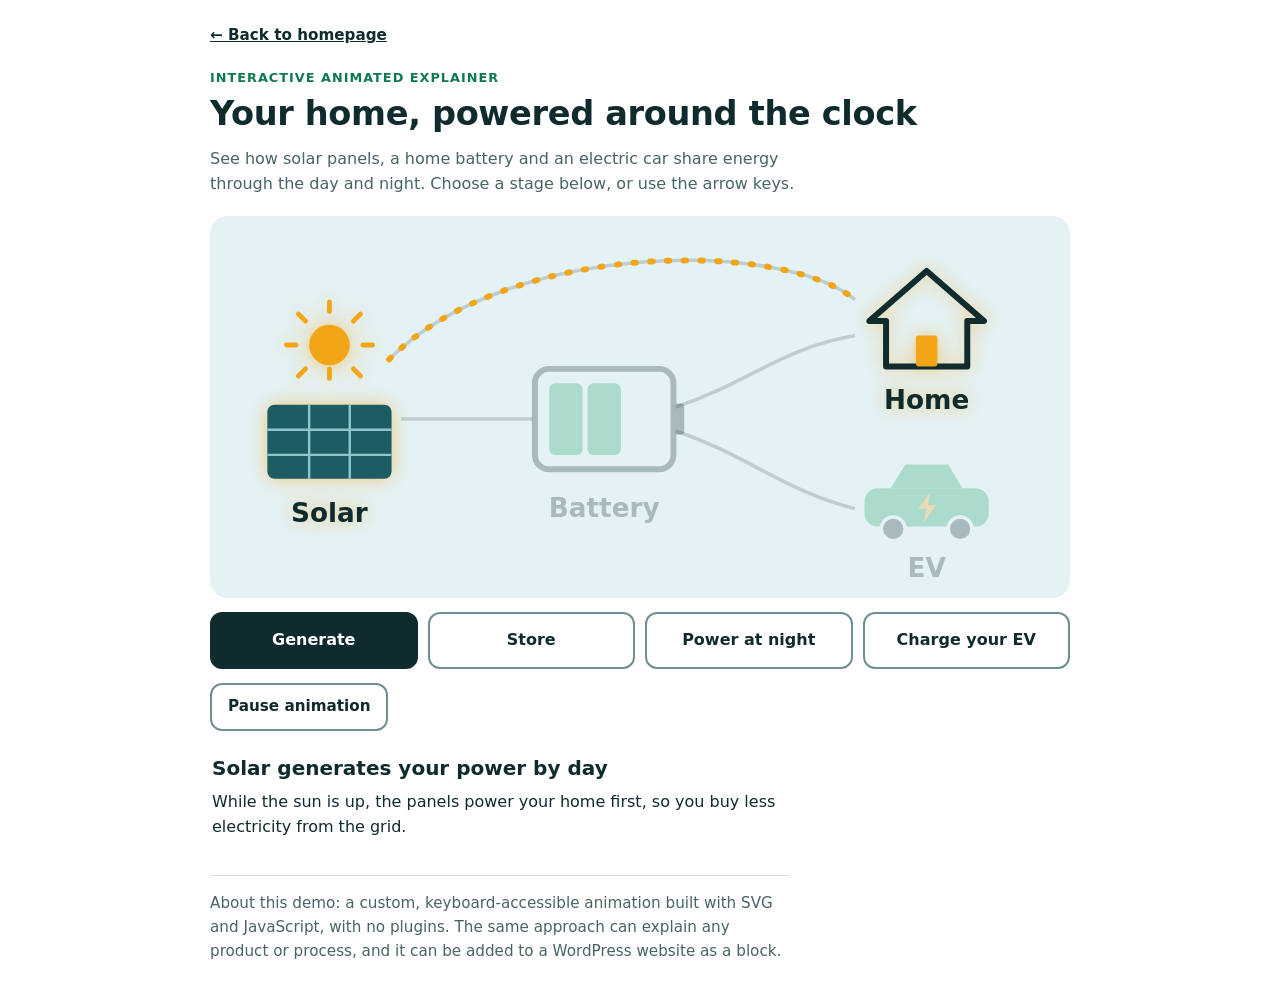
<file: demos/ssc-energy-flow/index.html>
<!doctype html>
<html lang="en">
<head>
  <meta charset="utf-8">
  <title>This demo has moved | febwebdev</title>
  <meta name="robots" content="noindex">
  <link rel="canonical" href="https://febwebdev.com/demos/solar-energy-flow/">
  <meta http-equiv="refresh" content="0; url=../solar-energy-flow/">
  <script>location.replace("../solar-energy-flow/" + location.search + location.hash);</script>
</head>
<body>
  <p>This demo has moved to <a href="../solar-energy-flow/">febwebdev.com/demos/solar-energy-flow/</a>.</p>
</body>
</html>
</file>
<file: css/style.css>
/* =========================================================
   febwebdev
   Portfolio styles: friendly look + work log
   ========================================================= */

:root {
  --sky: #f3f7fc;
  --white: #ffffff;
  --navy: #1b2a4a;
  --navy-2: #24365a;
  --navy-line: #2f4266;
  --ink-soft: #3f4d68;
  --on-navy: #e6edf3;
  --on-navy-muted: #c9d4e4;
  --on-navy-faint: #a9b8cf;
  --sun: #ffd166;
  --sun-ink: #3a2e00;
  --blush: #fde0db;
  --blush-ink: #4a2620;
  --mist: #e3ecf7;
  --line: #d6e1ee;
  --accent: #c9412f;
  --green: #237a4b;

  --font-display: "Young Serif", Georgia, "Times New Roman", serif;
  --font-body: "Figtree", ui-sans-serif, system-ui, -apple-system, "Segoe UI", sans-serif;
  --font-mono: "Martian Mono", ui-monospace, SFMono-Regular, Menlo, Consolas, monospace;

  --container: 1180px;
  --header-height: 76px;
}

*,
*::before,
*::after {
  box-sizing: border-box;
}

html {
  scroll-behavior: smooth;
  scroll-padding-top: calc(var(--header-height) + 16px);
}

body {
  margin: 0;
  color: var(--navy);
  background: var(--sky);
  font-family: var(--font-body);
  font-size: 1.0625rem;
  line-height: 1.6;
  -webkit-font-smoothing: antialiased;
}

body.nav-open {
  overflow: hidden;
}

img {
  display: block;
  max-width: 100%;
  height: auto;
}

a {
  color: inherit;
}

h1,
h2,
h3 {
  margin: 0;
  font-family: var(--font-display);
  font-weight: 400;
  line-height: 1.1;
  text-wrap: balance;
}

p {
  margin: 0;
}

:focus-visible {
  outline: 3px solid var(--accent);
  outline-offset: 3px;
  border-radius: 4px;
}

.container {
  width: min(100% - 48px, var(--container));
  margin-inline: auto;
}

.skip-link {
  position: absolute;
  left: 16px;
  top: -60px;
  z-index: 100;
  padding: 10px 16px;
  background: var(--navy);
  color: var(--white);
  border-radius: 10px;
  font-weight: 600;
  text-decoration: none;
}

.skip-link:focus {
  top: 12px;
}

.mono {
  font-family: var(--font-mono);
  font-size: 0.8rem;
  letter-spacing: 0.01em;
}

/* ---------- Header ---------- */

.site-header {
  position: sticky;
  top: 0;
  z-index: 50;
  background: rgba(243, 247, 252, 0.92);
  -webkit-backdrop-filter: blur(10px);
  backdrop-filter: blur(10px);
  border-bottom: 1px solid transparent;
  transition: border-color 200ms ease, box-shadow 200ms ease;
}

.site-header.is-scrolled {
  border-bottom-color: var(--line);
  box-shadow: 0 10px 24px -20px rgba(27, 42, 74, 0.5);
}

.header-inner {
  display: flex;
  align-items: center;
  justify-content: space-between;
  gap: 16px;
  min-height: var(--header-height);
}

.brand {
  font-family: var(--font-display);
  font-size: 1.75rem;
  text-decoration: none;
}

.brand span {
  color: var(--accent);
}

.site-nav {
  display: flex;
  align-items: center;
  gap: 6px 24px;
  font-weight: 500;
}

.site-nav a {
  text-decoration: none;
}

.site-nav a:hover {
  text-decoration: underline;
  text-underline-offset: 4px;
}

.site-nav .nav-cta {
  padding: 10px 18px;
  border-radius: 999px;
  background: var(--navy);
  color: var(--white);
}

.site-nav .nav-cta:hover {
  text-decoration: none;
  background: #0d1630;
}

.nav-toggle {
  display: none;
  place-items: center;
  width: 44px;
  height: 44px;
  padding: 0;
  border: 1px solid var(--line);
  border-radius: 999px;
  background: var(--white);
  color: var(--navy);
  cursor: pointer;
}

.nav-toggle-lines {
  display: grid;
  gap: 4px;
}

.nav-toggle-lines span {
  display: block;
  width: 16px;
  height: 2px;
  border-radius: 2px;
  background: currentColor;
  transition: transform 200ms ease, opacity 200ms ease;
}

.nav-toggle[aria-expanded="true"] .nav-toggle-lines span:nth-child(1) {
  transform: translateY(6px) rotate(45deg);
}

.nav-toggle[aria-expanded="true"] .nav-toggle-lines span:nth-child(2) {
  opacity: 0;
}

.nav-toggle[aria-expanded="true"] .nav-toggle-lines span:nth-child(3) {
  transform: translateY(-6px) rotate(-45deg);
}

/* ---------- Buttons & chips ---------- */

.button {
  display: inline-flex;
  align-items: center;
  justify-content: center;
  gap: 8px;
  min-height: 52px;
  padding: 0 26px;
  border: 1.5px solid transparent;
  border-radius: 999px;
  font: inherit;
  font-weight: 600;
  text-decoration: none;
  cursor: pointer;
  transition: transform 150ms ease, background-color 150ms ease;
}

.button:hover {
  transform: translateY(-2px);
}

.button-primary {
  background: var(--accent);
  color: var(--white);
}

.button-secondary {
  background: var(--white);
  border-color: var(--navy);
  color: var(--navy);
}

.button-dark {
  background: var(--navy);
  color: var(--white);
}

.chip {
  display: inline-flex;
  align-items: center;
  padding: 2px 10px;
  border-radius: 999px;
  font-family: var(--font-mono);
  font-size: 0.72rem;
  white-space: nowrap;
}

.chip-fixed { background: var(--green); color: var(--white); }
.chip-shipped { background: var(--sun); color: var(--navy); }
.chip-demo { background: #b4c8ff; color: var(--navy); }
.chip-dark { background: var(--navy); color: var(--white); }

.hl {
  background: var(--sun);
  padding: 0 0.12em;
  border-radius: 6px;
  -webkit-box-decoration-break: clone;
  box-decoration-break: clone;
}

/* ---------- Hero ---------- */

.hero {
  padding: 40px 0 80px;
}

.hero-grid {
  display: flex;
  flex-wrap: wrap;
  gap: 48px;
  align-items: center;
}

.hero-copy {
  flex: 999 1 540px;
  min-width: 0;
  display: flex;
  flex-direction: column;
  gap: 24px;
}

.hero-copy .mono {
  color: #4a5a78;
}

.hero h1 {
  font-size: clamp(2.5rem, 5.4vw, 4.4rem);
  line-height: 1.06;
  letter-spacing: -0.02em;
}

.hero-lede {
  max-width: 56ch;
  font-size: 1.18rem;
  color: var(--ink-soft);
}

.hero-actions {
  display: flex;
  flex-wrap: wrap;
  gap: 12px;
}

.hero-art {
  flex: 1 1 340px;
  min-width: 0;
  display: flex;
  flex-direction: column;
  align-items: center;
  gap: 18px;
}

.avatar-wrap {
  position: relative;
  width: 300px;
  max-width: 100%;
  height: 280px;
}

.avatar {
  position: absolute;
  left: 0;
  top: 10px;
  width: 260px;
  height: 260px;
  margin: 0;
  border-radius: 50%;
  background: var(--sun);
  overflow: hidden;
  display: grid;
  place-items: center;
}

.avatar img {
  width: 100%;
  height: 100%;
  object-fit: cover;
}

.sticker-stat {
  position: absolute;
  right: 0;
  top: 0;
  padding: 12px 16px;
  border-radius: 18px;
  background: var(--white);
  box-shadow: 0 16px 30px -18px rgba(27, 42, 74, 0.45);
  transform: rotate(3deg);
}

.sticker-stat strong {
  display: block;
  font-family: var(--font-display);
  font-weight: 400;
  font-size: 1.75rem;
  line-height: 1.2;
}

.sticker-stat span {
  font-size: 0.875rem;
  color: var(--ink-soft);
}

.sticker-row {
  display: flex;
  flex-wrap: wrap;
  justify-content: center;
  gap: 14px;
  width: 100%;
}

.status-card,
.learning-card {
  flex: 1 1 200px;
  max-width: 260px;
}

.status-card {
  overflow: hidden;
  border-radius: 14px;
  background: var(--navy);
  color: var(--on-navy);
  box-shadow: 0 16px 30px -18px rgba(27, 42, 74, 0.6);
  transform: rotate(-2deg);
}

.status-card-top {
  display: flex;
  align-items: center;
  gap: 8px;
  padding: 8px 14px;
  border-bottom: 1px solid var(--navy-line);
  color: var(--on-navy-faint);
}

.status-card p {
  padding: 12px 14px;
  font-size: 0.95rem;
  font-weight: 600;
  line-height: 1.4;
}

.learning-card {
  padding: 12px 16px;
  border: 2px dashed var(--accent);
  border-radius: 18px;
  background: var(--white);
  font-size: 0.875rem;
  line-height: 1.45;
  color: var(--ink-soft);
  transform: rotate(1.5deg);
}

.learning-card strong {
  display: block;
  color: var(--navy);
}

/* ---------- Sections ---------- */

.section {
  padding: clamp(64px, 9vw, 96px) 0;
}

.section-white {
  background: var(--white);
}

.section-navy {
  background: var(--navy);
  color: var(--on-navy);
}

/* The red focus ring is too faint on navy, so use yellow there,
   and navy on the light cards inside this section. */
.section-navy :focus-visible {
  outline-color: var(--sun);
}

.section-navy .mini-sun :focus-visible,
.section-navy .mini-blush :focus-visible {
  outline-color: var(--navy);
}

.section-title {
  font-size: clamp(2rem, 3.6vw, 2.8rem);
}

.section-head {
  display: flex;
  flex-wrap: wrap;
  justify-content: space-between;
  align-items: flex-end;
  gap: 12px 40px;
  margin-bottom: 26px;
}

.section-head p {
  max-width: 46ch;
  font-size: 1rem;
}

/* ---------- About ---------- */

.about-grid {
  display: flex;
  flex-wrap: wrap;
  gap: 48px;
}

.about-copy {
  flex: 1 1 360px;
  min-width: 0;
  display: flex;
  flex-direction: column;
  gap: 18px;
}

.about-copy > p {
  color: var(--ink-soft);
}

.about-numbers {
  display: flex;
  flex-wrap: wrap;
  gap: 28px;
  margin-top: 6px;
}

.about-numbers strong {
  display: block;
  font-family: var(--font-display);
  font-weight: 400;
  font-size: 2.1rem;
  line-height: 1.1;
}

.about-numbers span {
  font-size: 0.875rem;
  color: var(--ink-soft);
}

.about-side {
  flex: 1 1 420px;
  min-width: 0;
  display: flex;
  flex-direction: column;
  gap: 16px;
}

.about-side > .mono {
  color: var(--accent);
}

.pill-list {
  display: flex;
  flex-wrap: wrap;
  gap: 10px;
  margin: 0;
  padding: 0;
  list-style: none;
}

.pill-list li {
  padding: 10px 16px;
  border-radius: 999px;
  background: var(--mist);
  font-weight: 500;
}

.pill-list .pill-sun { background: var(--sun); }
.pill-list .pill-blush { background: var(--blush); }

.quote {
  margin: 8px 0 0;
  padding: 20px 22px;
  border-radius: 18px;
  background: var(--sky);
}

.quote blockquote {
  margin: 0;
  font-family: var(--font-display);
  font-size: 1.25rem;
  line-height: 1.4;
}

.quote figcaption {
  margin-top: 8px;
  font-size: 0.875rem;
  color: var(--ink-soft);
}

.stars {
  color: var(--accent);
  letter-spacing: 2px;
}

/* ---------- Work log ---------- */

.section-navy .section-head p {
  color: var(--on-navy-faint);
}

.log {
  display: flex;
  flex-direction: column;
  gap: 18px;
}

.ticket {
  display: flex;
  flex-wrap: wrap;
  overflow: hidden;
  border-radius: 18px;
  background: var(--navy-2);
}

.ticket-body {
  flex: 3 1 480px;
  min-width: 0;
  display: flex;
  flex-direction: column;
  gap: 14px;
  padding: 26px;
}

.ticket-meta {
  display: flex;
  flex-wrap: wrap;
  align-items: center;
  gap: 10px;
  color: var(--on-navy-faint);
}

.ticket h3 {
  font-size: 1.6rem;
}

.ticket dl {
  display: grid;
  grid-template-columns: 100px minmax(0, 1fr);
  gap: 8px 16px;
  margin: 0;
  font-size: 1rem;
}

.ticket dt {
  padding-top: 4px;
  font-family: var(--font-mono);
  font-size: 0.68rem;
  color: var(--sun);
}

.ticket dd {
  margin: 0;
  color: var(--on-navy-muted);
}

.ticket dd:last-of-type {
  color: var(--on-navy);
}

.ticket-shot {
  flex: 2 1 320px;
  min-width: 0;
  max-width: 100%;
  height: 300px;
  object-fit: cover;
  object-position: top;
  background: var(--mist);
}

.mini-grid {
  display: grid;
  grid-template-columns: repeat(auto-fit, minmax(min(100%, 300px), 1fr));
  gap: 18px;
}

.mini {
  display: flex;
  flex-direction: column;
  gap: 10px;
  padding: 24px;
  border-radius: 18px;
  background: var(--navy-2);
}

.mini h3 {
  font-size: 1.4rem;
}

.mini p {
  font-size: 1rem;
  color: var(--on-navy-muted);
}

.mini a {
  margin-top: auto;
  font-weight: 600;
  color: var(--sun);
}

.mini-sun {
  background: var(--sun);
  color: var(--navy);
}

.mini-sun p {
  color: var(--sun-ink);
}

.mini-sun a {
  color: var(--navy);
}

.mini-blush {
  background: var(--blush);
  color: var(--navy);
}

.mini-blush p {
  color: var(--blush-ink);
}

/* ---------- Toolbox ---------- */

.tool-wrap {
  display: flex;
  flex-wrap: wrap;
  gap: 40px;
}

.tool-intro {
  flex: 1 1 300px;
  min-width: 0;
  display: flex;
  flex-direction: column;
  gap: 12px;
}

.tool-intro p {
  color: var(--ink-soft);
}

.tool-grid {
  flex: 999 1 560px;
  min-width: 0;
  display: grid;
  grid-template-columns: repeat(auto-fit, minmax(min(100%, 240px), 1fr));
  gap: 14px;
  font-size: 0.95rem;
}

.tool-grid > div {
  padding: 18px;
  border-radius: 16px;
  background: var(--white);
}

.tool-grid .mono {
  display: block;
  margin-bottom: 6px;
  font-size: 0.68rem;
  color: var(--accent);
}

/* ---------- FAQ ---------- */

.faq {
  max-width: 860px;
}

.faq h2 {
  margin-bottom: 16px;
}

.faq details {
  padding: 18px 0;
  border-bottom: 1px solid var(--line);
}

.faq summary {
  display: flex;
  justify-content: space-between;
  gap: 16px;
  font-weight: 600;
  font-size: 1.18rem;
  cursor: pointer;
  list-style: none;
}

.faq summary::-webkit-details-marker {
  display: none;
}

.faq summary::after {
  content: "+";
  flex-shrink: 0;
  font-family: var(--font-display);
  font-size: 1.5rem;
  line-height: 1;
  color: var(--accent);
  transition: transform 200ms ease;
}

.faq details[open] summary::after {
  transform: rotate(45deg);
}

.faq details p {
  margin-top: 10px;
  color: var(--ink-soft);
}

/* ---------- Contact ---------- */

.contact-card {
  display: flex;
  flex-wrap: wrap;
  align-items: flex-start;
  gap: 40px;
  padding: clamp(28px, 5vw, 64px);
  border-radius: 32px;
  background: var(--sun);
}

.contact-copy {
  flex: 1 1 340px;
  min-width: 0;
  display: flex;
  flex-direction: column;
  gap: 14px;
}

.contact-copy h2 {
  font-size: clamp(2.2rem, 4.4vw, 3.4rem);
  line-height: 1.05;
}

.contact-copy p {
  color: var(--sun-ink);
}

.contact-form {
  flex: 1 1 360px;
  min-width: 0;
  display: flex;
  flex-direction: column;
  gap: 12px;
}

.contact-form label {
  font-family: var(--font-mono);
  font-size: 0.75rem;
  text-transform: uppercase;
}

.contact-form input,
.contact-form textarea {
  width: 100%;
  min-height: 48px;
  padding: 0 16px;
  border: 2px solid var(--ink-soft);
  border-radius: 14px;
  background: var(--white);
  color: var(--navy);
  font: inherit;
}

.contact-form textarea {
  padding: 12px 16px;
  resize: vertical;
}

.contact-form input:focus-visible,
.contact-form textarea:focus-visible {
  outline: 3px solid var(--navy);
  outline-offset: 2px;
  border-color: var(--navy);
}

.contact-form .button {
  margin-top: 4px;
}

.contact-form .button:disabled {
  opacity: 0.6;
  cursor: progress;
  transform: none;
}

/* Spam trap: hidden from people, visible to bots that fill every field */
.form-trap {
  position: absolute;
  left: -9999px;
  width: 1px;
  height: 1px;
  overflow: hidden;
}

.form-status {
  min-height: 1.6em;
  font-weight: 600;
  color: var(--sun-ink);
}

/* ---------- Footer ---------- */

.site-footer {
  padding: 40px 0;
  font-size: 0.875rem;
  color: var(--ink-soft);
}

.footer-inner {
  display: flex;
  flex-wrap: wrap;
  justify-content: space-between;
  gap: 12px;
}

.site-footer a {
  text-decoration: none;
}

.site-footer a:hover {
  text-decoration: underline;
}

/* ---------- Case study "coming soon" page ---------- */

.soon {
  padding: clamp(48px, 8vw, 96px) 0;
}

.soon-inner {
  display: flex;
  flex-direction: column;
  align-items: flex-start;
  gap: 22px;
  max-width: 820px;
}

.soon h1 {
  font-size: clamp(2.4rem, 5.4vw, 4rem);
}

.soon-status {
  display: inline-flex;
  align-items: center;
  gap: 10px;
  padding: 6px 14px;
  border-radius: 999px;
  background: var(--white);
  border: 1px solid var(--line);
  font-weight: 500;
}

.status-dot {
  width: 9px;
  height: 9px;
  border-radius: 50%;
  background: var(--green);
}

.soon-points {
  display: grid;
  gap: 10px;
  width: 100%;
  margin: 0;
  padding: 22px 26px;
  list-style: none;
  border-radius: 18px;
  background: var(--white);
}

.soon-points li {
  position: relative;
  padding-left: 22px;
}

.soon-points li::before {
  content: "";
  position: absolute;
  left: 0;
  top: 0.6em;
  width: 10px;
  height: 10px;
  border-radius: 3px;
  background: var(--accent);
}

/* ---------- Responsive ---------- */

@media (max-width: 760px) {
  .nav-toggle {
    display: inline-grid;
  }

  .site-nav {
    position: absolute;
    top: var(--header-height);
    left: 0;
    right: 0;
    flex-direction: column;
    align-items: stretch;
    gap: 4px;
    padding: 12px 24px 20px;
    background: var(--sky);
    border-bottom: 1px solid var(--line);
    opacity: 0;
    visibility: hidden;
    transform: translateY(-8px);
    transition: opacity 200ms ease, transform 200ms ease, visibility 200ms;
  }

  .site-nav.is-open {
    opacity: 1;
    visibility: visible;
    transform: none;
  }

  .site-nav a {
    padding: 12px 4px;
    font-size: 1.1rem;
  }

  .site-nav .nav-cta {
    margin-top: 6px;
    text-align: center;
  }

  .ticket dl {
    grid-template-columns: 1fr;
    gap: 2px;
  }

  .ticket dd {
    margin-bottom: 10px;
  }

  .ticket-shot {
    height: 220px;
  }

  .hero-actions .button {
    flex: 1 1 100%;
  }
}

@media (prefers-reduced-motion: reduce) {
  html {
    scroll-behavior: auto;
  }

  *,
  *::before,
  *::after {
    transition-duration: 0.01ms !important;
  }
}
</file>
